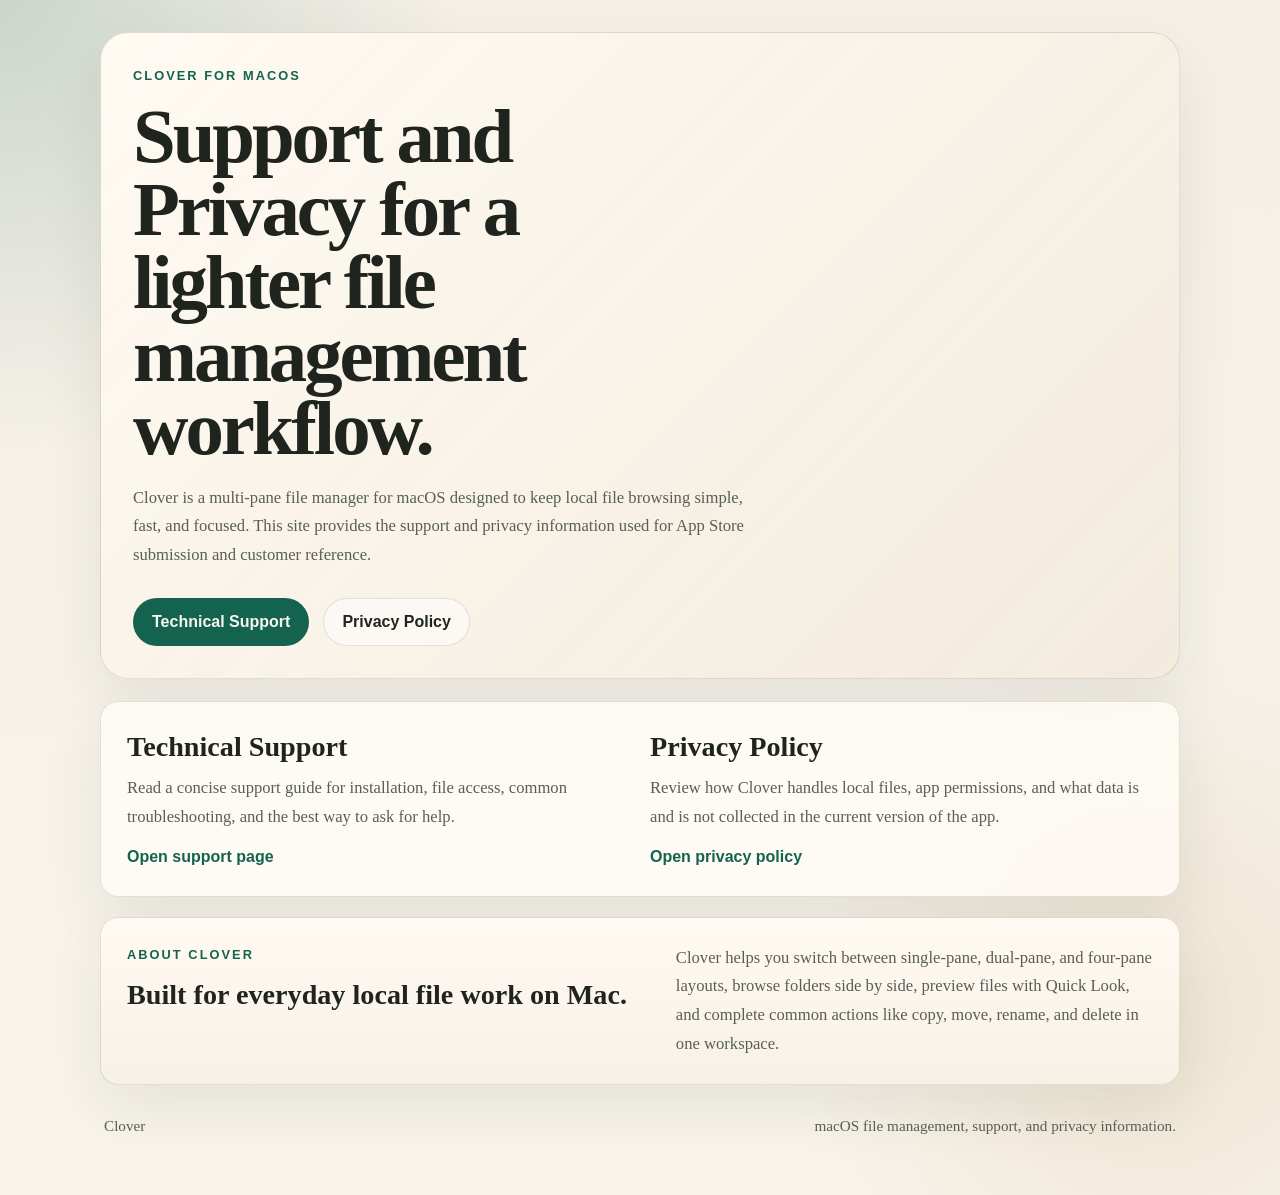
<file: docs/index.html>
<!DOCTYPE html>
<html lang="en">
<head>
  <meta charset="UTF-8">
  <meta name="viewport" content="width=device-width, initial-scale=1.0">
  <title>Clover | Support and Privacy</title>
  <meta
    name="description"
    content="Official Clover website with technical support information and privacy policy for the macOS app."
  >
  <link rel="stylesheet" href="./styles.css">
</head>
<body>
  <div class="site-shell">
    <header class="hero">
      <p class="eyebrow">Clover for macOS</p>
      <h1>Support and Privacy for a lighter file management workflow.</h1>
      <p class="hero-copy">
        Clover is a multi-pane file manager for macOS designed to keep local file
        browsing simple, fast, and focused. This site provides the support and
        privacy information used for App Store submission and customer reference.
      </p>
      <nav class="hero-actions" aria-label="Primary">
        <a class="button button-primary" href="./support.html">Technical Support</a>
        <a class="button button-secondary" href="./privacy.html">Privacy Policy</a>
      </nav>
    </header>

    <main>
      <section class="panel grid-two">
        <article class="card">
          <h2>Technical Support</h2>
          <p>
            Read a concise support guide for installation, file access, common
            troubleshooting, and the best way to ask for help.
          </p>
          <a class="text-link" href="./support.html">Open support page</a>
        </article>
        <article class="card">
          <h2>Privacy Policy</h2>
          <p>
            Review how Clover handles local files, app permissions, and what data
            is and is not collected in the current version of the app.
          </p>
          <a class="text-link" href="./privacy.html">Open privacy policy</a>
        </article>
      </section>

      <section class="panel product-note">
        <div>
          <p class="section-label">About Clover</p>
          <h2>Built for everyday local file work on Mac.</h2>
        </div>
        <p>
          Clover helps you switch between single-pane, dual-pane, and four-pane
          layouts, browse folders side by side, preview files with Quick Look,
          and complete common actions like copy, move, rename, and delete in one
          workspace.
        </p>
      </section>
    </main>

    <footer class="site-footer">
      <p>Clover</p>
      <p>macOS file management, support, and privacy information.</p>
    </footer>
  </div>
</body>
</html>
</file>
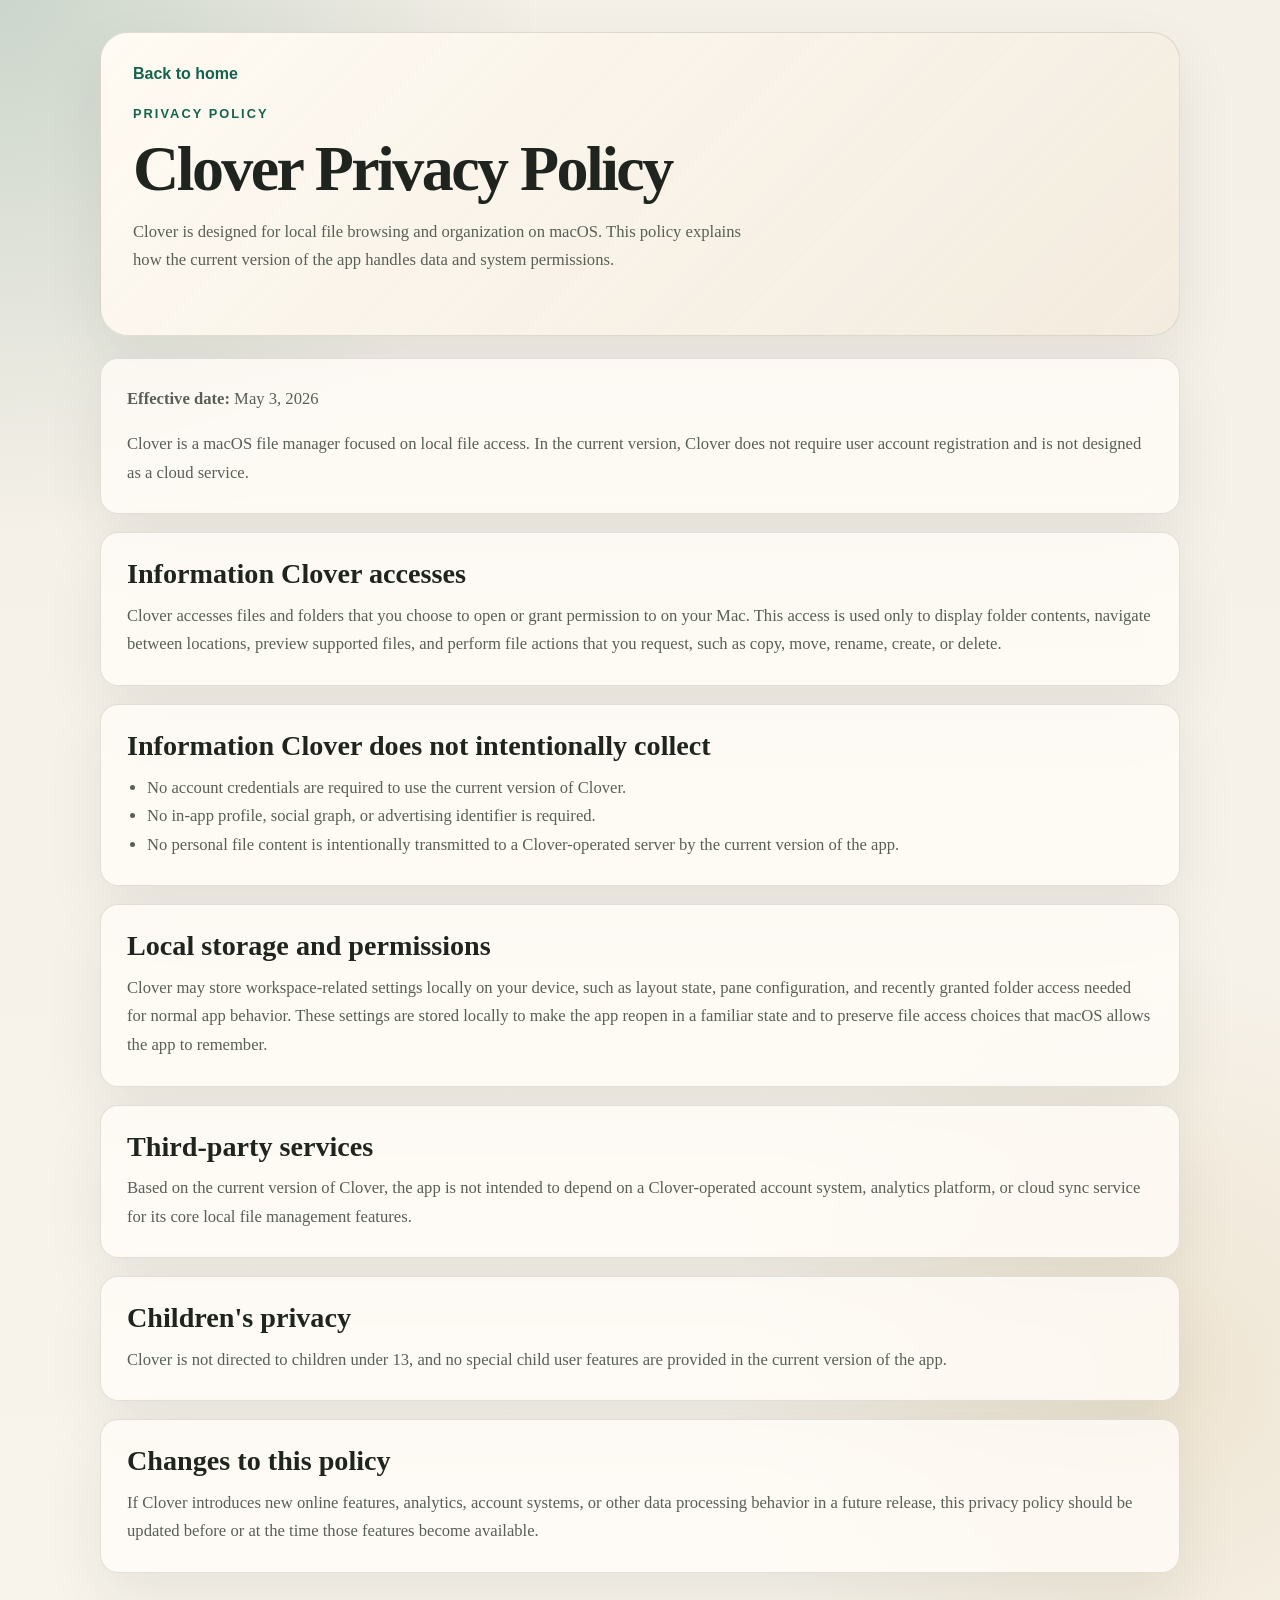
<file: docs/privacy.html>
<!DOCTYPE html>
<html lang="en">
<head>
  <meta charset="UTF-8">
  <meta name="viewport" content="width=device-width, initial-scale=1.0">
  <title>Clover Privacy Policy</title>
  <meta
    name="description"
    content="Privacy policy for Clover, the macOS multi-pane file manager."
  >
  <link rel="stylesheet" href="./styles.css">
</head>
<body>
  <div class="site-shell">
    <header class="subpage-header">
      <a class="back-link" href="./index.html">Back to home</a>
      <p class="eyebrow">Privacy Policy</p>
      <h1>Clover Privacy Policy</h1>
      <p class="hero-copy">
        Clover is designed for local file browsing and organization on macOS.
        This policy explains how the current version of the app handles data and
        system permissions.
      </p>
    </header>

    <main class="stack">
      <section class="panel legal-block">
        <p><strong>Effective date:</strong> May 3, 2026</p>
        <p>
          Clover is a macOS file manager focused on local file access. In the
          current version, Clover does not require user account registration and
          is not designed as a cloud service.
        </p>
      </section>

      <section class="panel">
        <h2>Information Clover accesses</h2>
        <p>
          Clover accesses files and folders that you choose to open or grant
          permission to on your Mac. This access is used only to display folder
          contents, navigate between locations, preview supported files, and
          perform file actions that you request, such as copy, move, rename,
          create, or delete.
        </p>
      </section>

      <section class="panel">
        <h2>Information Clover does not intentionally collect</h2>
        <ul class="clean-list">
          <li>No account credentials are required to use the current version of Clover.</li>
          <li>No in-app profile, social graph, or advertising identifier is required.</li>
          <li>No personal file content is intentionally transmitted to a Clover-operated server by the current version of the app.</li>
        </ul>
      </section>

      <section class="panel">
        <h2>Local storage and permissions</h2>
        <p>
          Clover may store workspace-related settings locally on your device, such
          as layout state, pane configuration, and recently granted folder access
          needed for normal app behavior. These settings are stored locally to
          make the app reopen in a familiar state and to preserve file access
          choices that macOS allows the app to remember.
        </p>
      </section>

      <section class="panel">
        <h2>Third-party services</h2>
        <p>
          Based on the current version of Clover, the app is not intended to
          depend on a Clover-operated account system, analytics platform, or
          cloud sync service for its core local file management features.
        </p>
      </section>

      <section class="panel">
        <h2>Children's privacy</h2>
        <p>
          Clover is not directed to children under 13, and no special child user
          features are provided in the current version of the app.
        </p>
      </section>

      <section class="panel">
        <h2>Changes to this policy</h2>
        <p>
          If Clover introduces new online features, analytics, account systems,
          or other data processing behavior in a future release, this privacy
          policy should be updated before or at the time those features become
          available.
        </p>
      </section>
    </main>
  </div>
</body>
</html>
</file>
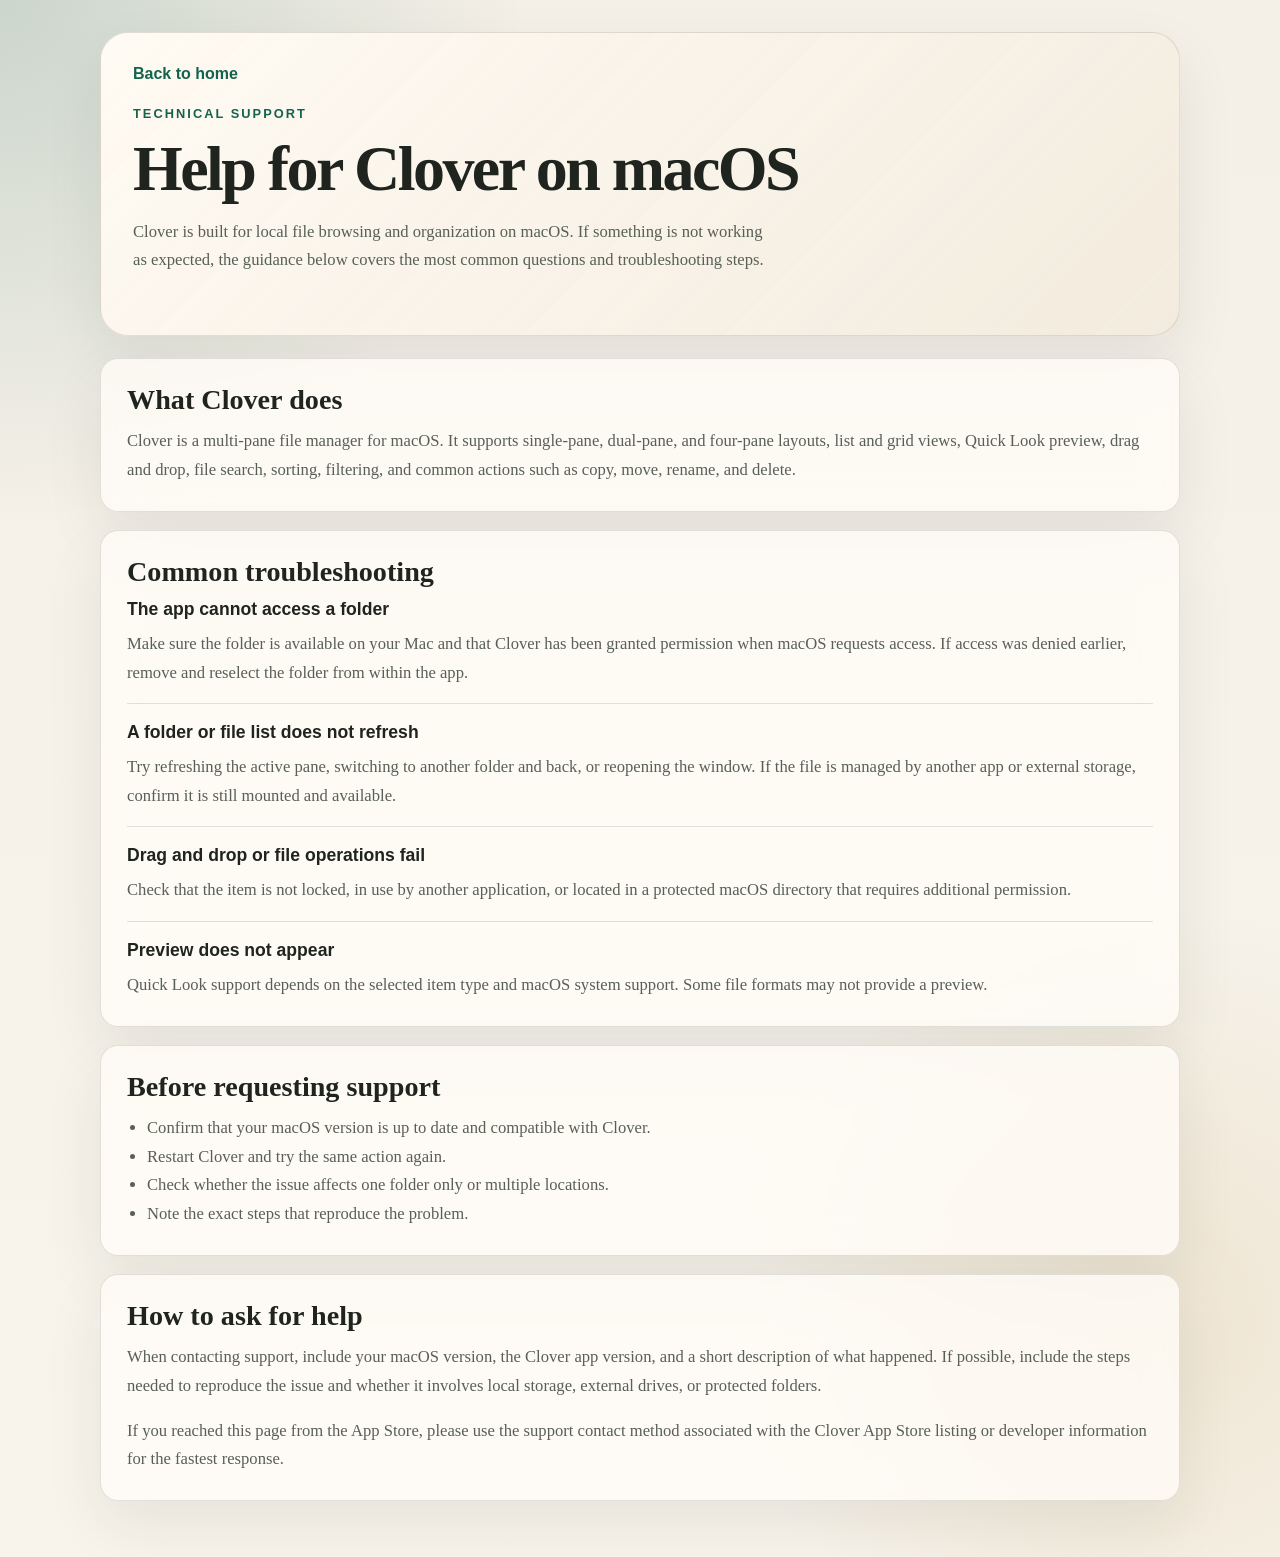
<file: docs/support.html>
<!DOCTYPE html>
<html lang="en">
<head>
  <meta charset="UTF-8">
  <meta name="viewport" content="width=device-width, initial-scale=1.0">
  <title>Clover Technical Support</title>
  <meta
    name="description"
    content="Technical support page for Clover, the macOS multi-pane file manager."
  >
  <link rel="stylesheet" href="./styles.css">
</head>
<body>
  <div class="site-shell">
    <header class="subpage-header">
      <a class="back-link" href="./index.html">Back to home</a>
      <p class="eyebrow">Technical Support</p>
      <h1>Help for Clover on macOS</h1>
      <p class="hero-copy">
        Clover is built for local file browsing and organization on macOS. If
        something is not working as expected, the guidance below covers the most
        common questions and troubleshooting steps.
      </p>
    </header>

    <main class="stack">
      <section class="panel">
        <h2>What Clover does</h2>
        <p>
          Clover is a multi-pane file manager for macOS. It supports single-pane,
          dual-pane, and four-pane layouts, list and grid views, Quick Look
          preview, drag and drop, file search, sorting, filtering, and common
          actions such as copy, move, rename, and delete.
        </p>
      </section>

      <section class="panel">
        <h2>Common troubleshooting</h2>
        <div class="faq-list">
          <article class="faq-item">
            <h3>The app cannot access a folder</h3>
            <p>
              Make sure the folder is available on your Mac and that Clover has
              been granted permission when macOS requests access. If access was
              denied earlier, remove and reselect the folder from within the app.
            </p>
          </article>
          <article class="faq-item">
            <h3>A folder or file list does not refresh</h3>
            <p>
              Try refreshing the active pane, switching to another folder and
              back, or reopening the window. If the file is managed by another
              app or external storage, confirm it is still mounted and available.
            </p>
          </article>
          <article class="faq-item">
            <h3>Drag and drop or file operations fail</h3>
            <p>
              Check that the item is not locked, in use by another application,
              or located in a protected macOS directory that requires additional
              permission.
            </p>
          </article>
          <article class="faq-item">
            <h3>Preview does not appear</h3>
            <p>
              Quick Look support depends on the selected item type and macOS
              system support. Some file formats may not provide a preview.
            </p>
          </article>
        </div>
      </section>

      <section class="panel">
        <h2>Before requesting support</h2>
        <ul class="clean-list">
          <li>Confirm that your macOS version is up to date and compatible with Clover.</li>
          <li>Restart Clover and try the same action again.</li>
          <li>Check whether the issue affects one folder only or multiple locations.</li>
          <li>Note the exact steps that reproduce the problem.</li>
        </ul>
      </section>

      <section class="panel">
        <h2>How to ask for help</h2>
        <p>
          When contacting support, include your macOS version, the Clover app
          version, and a short description of what happened. If possible, include
          the steps needed to reproduce the issue and whether it involves local
          storage, external drives, or protected folders.
        </p>
        <p>
          If you reached this page from the App Store, please use the support
          contact method associated with the Clover App Store listing or developer
          information for the fastest response.
        </p>
      </section>
    </main>
  </div>
</body>
</html>
</file>
<file: docs/styles.css>
:root {
  color-scheme: light;
  --bg: #f4efe7;
  --bg-accent: #efe6d7;
  --surface: rgba(255, 252, 247, 0.82);
  --surface-strong: #fffaf2;
  --text: #1f241f;
  --muted: #586056;
  --line: rgba(31, 36, 31, 0.12);
  --accent: #14634f;
  --accent-strong: #0d4738;
  --shadow: 0 24px 60px rgba(27, 38, 31, 0.08);
  --radius-lg: 28px;
  --radius-md: 18px;
  --max-width: 1080px;
}

* {
  box-sizing: border-box;
}

html {
  font-size: 16px;
}

body {
  margin: 0;
  min-height: 100vh;
  font-family: "Iowan Old Style", "Palatino Linotype", "Book Antiqua", Georgia, serif;
  color: var(--text);
  background:
    radial-gradient(circle at top left, rgba(20, 99, 79, 0.18), transparent 26%),
    radial-gradient(circle at right 10% bottom 15%, rgba(196, 160, 91, 0.18), transparent 24%),
    linear-gradient(180deg, var(--bg) 0%, #f8f4ec 100%);
}

a {
  color: inherit;
}

.site-shell {
  width: min(calc(100% - 32px), var(--max-width));
  margin: 0 auto;
  padding: 32px 0 56px;
}

.hero,
.subpage-header,
.panel {
  backdrop-filter: blur(16px);
  background: var(--surface);
  border: 1px solid var(--line);
  box-shadow: var(--shadow);
}

.hero,
.subpage-header {
  border-radius: var(--radius-lg);
  padding: 32px;
}

.hero {
  min-height: 440px;
  display: flex;
  flex-direction: column;
  justify-content: center;
  background:
    linear-gradient(135deg, rgba(255, 250, 242, 0.9), rgba(239, 230, 215, 0.8)),
    var(--surface);
}

.eyebrow,
.section-label {
  margin: 0 0 14px;
  font-family: "Avenir Next", "Segoe UI", sans-serif;
  font-size: 0.8rem;
  font-weight: 700;
  letter-spacing: 0.16em;
  text-transform: uppercase;
  color: var(--accent);
}

h1,
h2,
h3,
p,
ul {
  margin-top: 0;
}

h1 {
  max-width: 12ch;
  margin-bottom: 18px;
  font-size: clamp(2.8rem, 6vw, 5.4rem);
  line-height: 0.95;
  letter-spacing: -0.04em;
}

h2 {
  margin-bottom: 12px;
  font-size: clamp(1.5rem, 2.2vw, 2rem);
  line-height: 1.08;
}

h3 {
  margin-bottom: 10px;
  font-size: 1.1rem;
  font-family: "Avenir Next", "Segoe UI", sans-serif;
}

p,
li {
  font-size: 1.04rem;
  line-height: 1.72;
  color: var(--muted);
}

.hero-copy {
  max-width: 40rem;
  margin-bottom: 28px;
}

.hero-actions {
  display: flex;
  flex-wrap: wrap;
  gap: 14px;
}

.button,
.text-link,
.back-link {
  font-family: "Avenir Next", "Segoe UI", sans-serif;
  text-decoration: none;
}

.button {
  display: inline-flex;
  align-items: center;
  justify-content: center;
  min-height: 48px;
  padding: 0 18px;
  border-radius: 999px;
  border: 1px solid transparent;
  font-weight: 700;
  transition: transform 180ms ease, background-color 180ms ease, border-color 180ms ease;
}

.button:hover,
.text-link:hover,
.back-link:hover {
  transform: translateY(-1px);
}

.button-primary {
  background: var(--accent);
  color: #f8f6f1;
}

.button-primary:hover {
  background: var(--accent-strong);
}

.button-secondary {
  border-color: var(--line);
  background: rgba(255, 255, 255, 0.55);
}

.button-secondary:hover {
  background: rgba(255, 255, 255, 0.85);
}

main {
  margin-top: 22px;
}

.grid-two {
  display: grid;
  grid-template-columns: repeat(2, minmax(0, 1fr));
  gap: 20px;
}

.panel {
  border-radius: var(--radius-md);
  padding: 26px;
}

.card {
  padding: 4px 0;
}

.text-link,
.back-link {
  color: var(--accent);
  font-weight: 700;
}

.product-note {
  margin-top: 20px;
  display: grid;
  grid-template-columns: 1.1fr 1fr;
  gap: 24px;
  align-items: start;
  background:
    linear-gradient(180deg, rgba(255, 250, 242, 0.86), rgba(246, 239, 228, 0.86)),
    var(--surface);
}

.site-footer {
  display: flex;
  justify-content: space-between;
  gap: 16px;
  margin-top: 20px;
  padding: 8px 4px 0;
}

.site-footer p {
  margin-bottom: 0;
  font-size: 0.95rem;
}

.stack {
  display: grid;
  gap: 18px;
}

.subpage-header {
  background:
    linear-gradient(135deg, rgba(255, 250, 242, 0.92), rgba(239, 230, 215, 0.76)),
    var(--surface);
}

.subpage-header h1 {
  max-width: none;
  font-size: clamp(2.4rem, 5vw, 4.4rem);
}

.back-link {
  display: inline-block;
  margin-bottom: 20px;
}

.clean-list {
  margin-bottom: 0;
  padding-left: 20px;
}

.faq-list {
  display: grid;
  gap: 18px;
}

.faq-item {
  padding-bottom: 16px;
  border-bottom: 1px solid var(--line);
}

.faq-item:last-child {
  padding-bottom: 0;
  border-bottom: 0;
}

.legal-block p:last-child,
.panel p:last-child,
.panel ul:last-child {
  margin-bottom: 0;
}

@media (max-width: 760px) {
  .site-shell {
    width: min(calc(100% - 20px), var(--max-width));
    padding: 18px 0 36px;
  }

  .hero,
  .subpage-header,
  .panel {
    padding: 22px;
  }

  .grid-two,
  .product-note,
  .site-footer {
    grid-template-columns: 1fr;
    display: grid;
  }

  .site-footer {
    gap: 6px;
  }
}
</file>
